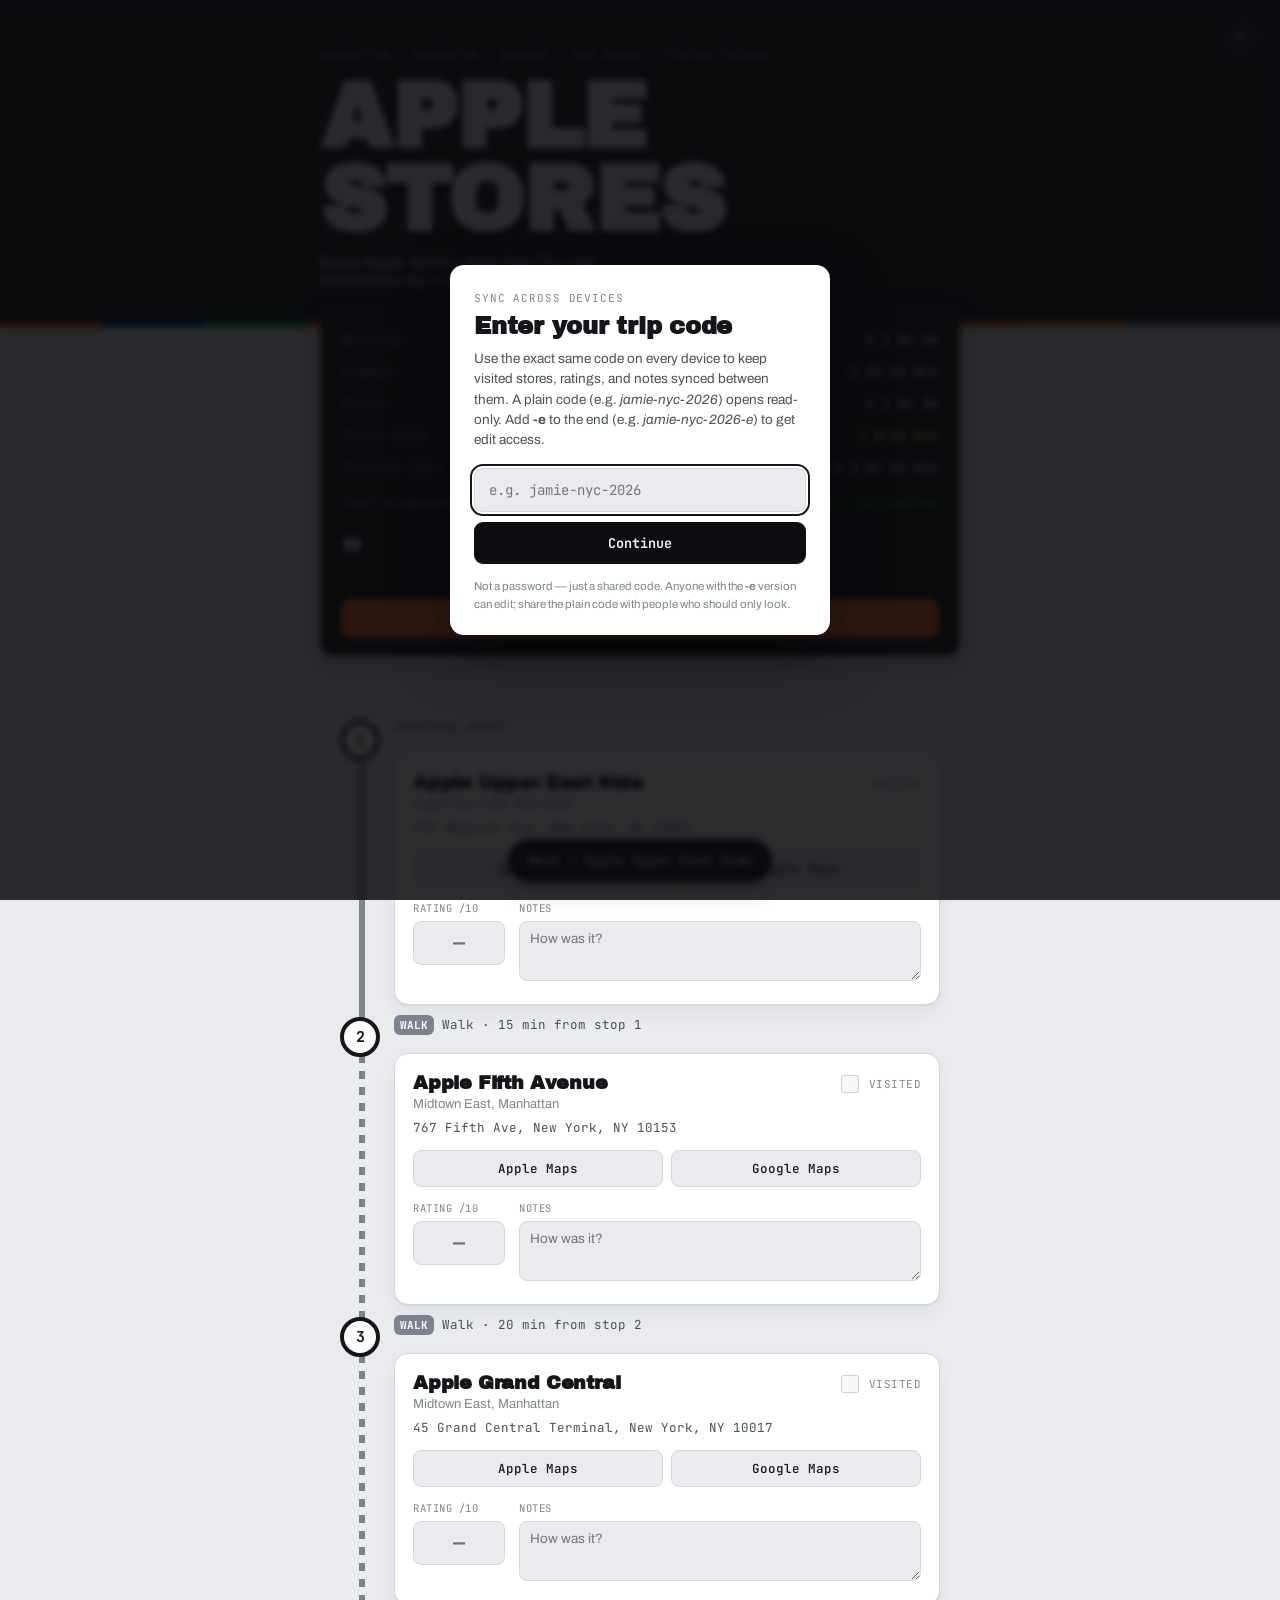
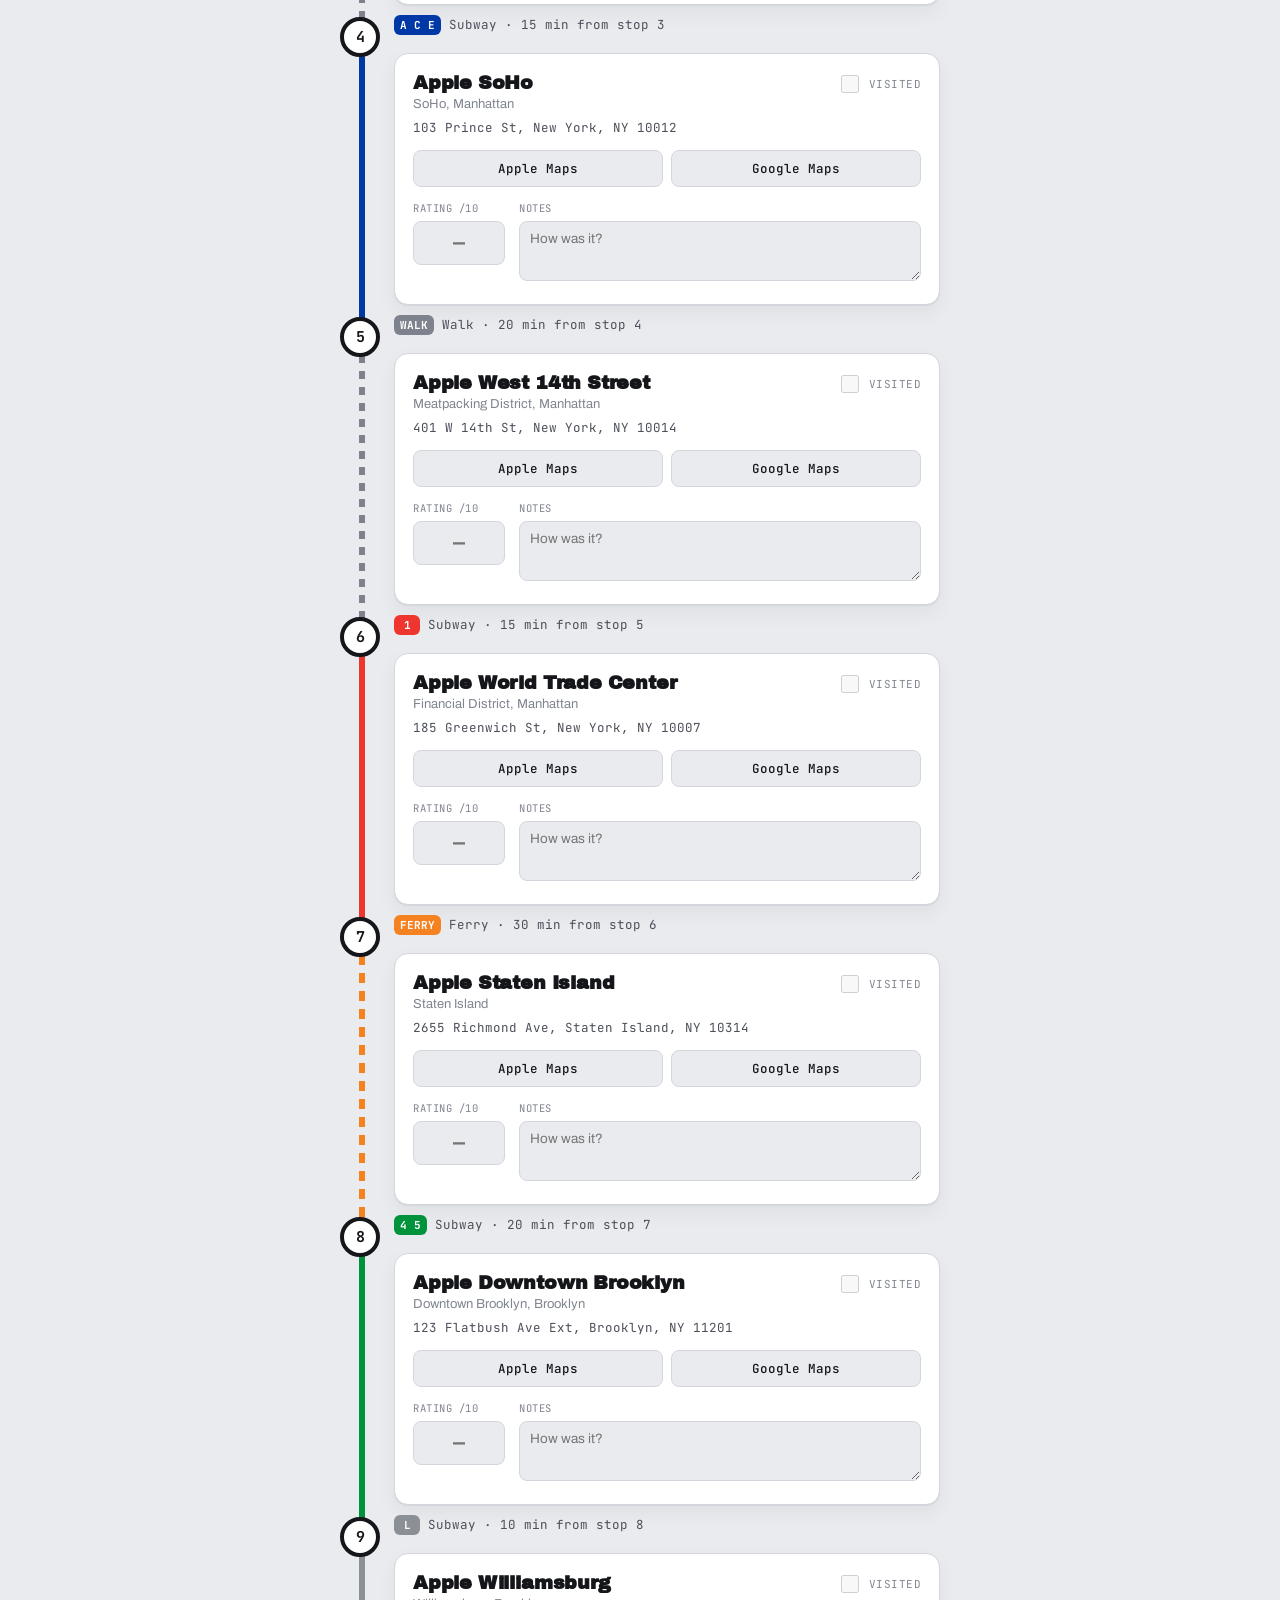
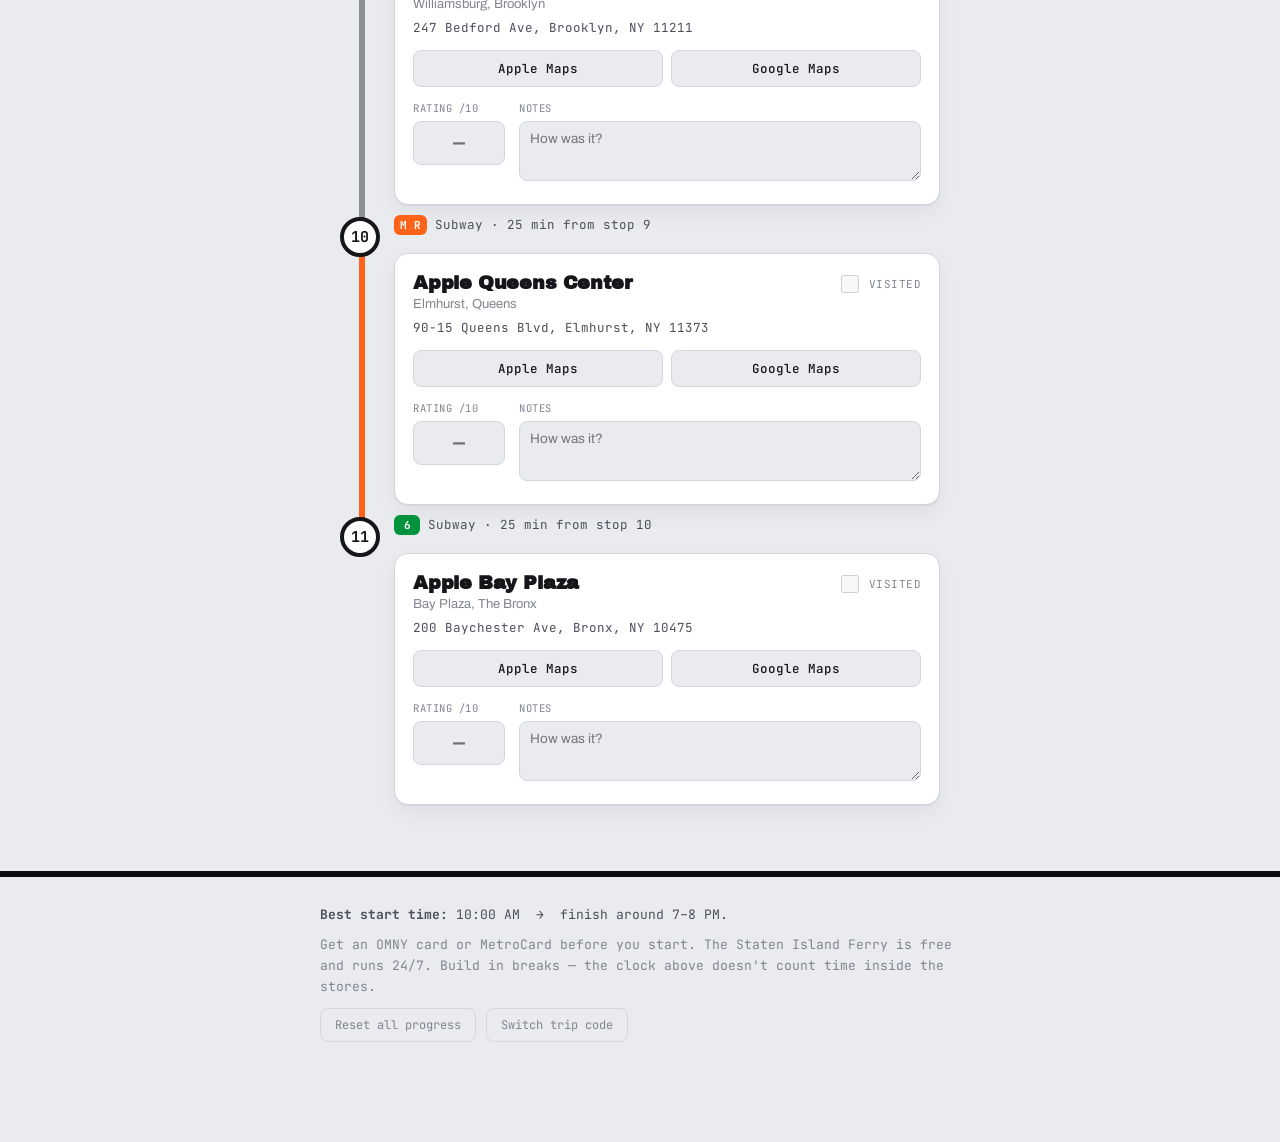
<file: index.html>
<!DOCTYPE html>
<html lang="en">
<head>
<meta charset="UTF-8">
<meta name="viewport" content="width=device-width, initial-scale=1.0">
<title>Apple Stores — NYC, No Car</title>
<meta name="description" content="A walking, subway, and ferry route to every Apple Store in New York City.">
<link rel="preconnect" href="https://fonts.googleapis.com">
<link rel="preconnect" href="https://fonts.gstatic.com" crossorigin>
<link href="https://fonts.googleapis.com/css2?family=Archivo+Black&family=Archivo:wght@500;600;700&family=JetBrains+Mono:wght@400;500;700&display=swap" rel="stylesheet">
<link rel="stylesheet" href="style.css">
<link rel="apple-touch-icon" href="apple-touch-icon.png">
<link rel="icon" type="image/png" sizes="32x32" href="favicon-32.png">
<link rel="icon" type="image/png" sizes="16x16" href="favicon-16.png">
<link rel="manifest" href="manifest.json">
<meta name="apple-mobile-web-app-capable" content="yes">
<meta name="apple-mobile-web-app-status-bar-style" content="black-translucent">
<meta name="apple-mobile-web-app-title" content="Apple Stores">
<meta name="theme-color" content="#0d0e11">
</head>
<body>

<div id="gate" class="gate">
  <div class="gate-card">
    <p class="eyebrow">Sync across devices</p>
    <h2>Enter your trip code</h2>
    <p class="gate-copy">Use the exact same code on every device to keep visited stores, ratings, and notes synced between them. A plain code (e.g. <em>jamie-nyc-2026</em>) opens read-only. Add <strong>-e</strong> to the end (e.g. <em>jamie-nyc-2026-e</em>) to get edit access.</p>
    <form id="gate-form">
      <input id="gate-input" class="gate-input" type="text" placeholder="e.g. jamie-nyc-2026" autocomplete="off" autocapitalize="off" spellcheck="false" />
      <button type="submit" class="gate-submit">Continue</button>
    </form>
    <p class="gate-note">Not a password — just a shared code. Anyone with the <strong>-e</strong> version can edit; share the plain code with people who should only look.</p>
  </div>
</div>

<header class="masthead">
  <button id="theme-toggle" class="theme-toggle" aria-label="Toggle dark mode">☾</button>
  <div class="masthead-inner">
    <p class="eyebrow">Manhattan · Brooklyn · Queens · The Bronx · Staten Island</p>
    <h1>APPLE STORES</h1>
    <p class="subhead">Every Apple Store in New York City, one continuous trip — no car, ever.</p>
  </div>
</header>

<div class="board" id="board">
  <div class="board-row">
    <span class="board-label">Walking</span>
    <span class="board-value">≈ 1 hr 40</span>
  </div>
  <div class="board-row">
    <span class="board-label">Subway</span>
    <span class="board-value">≈ 3½–4½ hrs</span>
  </div>
  <div class="board-row">
    <span class="board-label">Ferry</span>
    <span class="board-value">≈ 1 hr 30</span>
  </div>
  <div class="board-row board-row-total">
    <span class="board-label">Total time</span>
    <span class="board-value" id="total-time">≈ 8–10 hrs</span>
  </div>
  <div class="board-row">
    <span class="board-label">Transit left</span>
    <span class="board-value" id="time-remaining">≈ 3½–4½ hrs</span>
  </div>
  <div class="board-row board-row-progress">
    <span class="board-label">Your progress</span>
    <span class="board-value" id="progress-value">0 / 11 visited</span>
  </div>
  <p class="mode-badge" id="mode-badge"></p>
  <p class="sync-status" id="sync-status"></p>
  <a class="full-route-btn" id="full-route-link" href="#" target="_blank" rel="noopener">Open full route in Google Maps ↗</a>
</div>

<main class="line-wrap">
  <ol class="stops" id="stops"></ol>
</main>

<footer class="colophon">
  <div class="colophon-inner">
    <p><strong>Best start time:</strong> 10:00 AM &nbsp;→&nbsp; finish around 7–8 PM.</p>
    <p class="tips">Get an OMNY card or MetroCard before you start. The Staten Island Ferry is free and runs 24/7. Build in breaks — the clock above doesn't count time inside the stores.</p>
    <p class="reset-line">
      <button id="reset-btn" class="reset-btn">Reset all progress</button>
      <button id="switch-code-btn" class="reset-btn">Switch trip code</button>
    </p>
  </div>
</footer>

<div id="photo-toast" class="toast">📸 Don't forget to take a photo!</div>

<button id="next-stop-btn" class="next-stop-fab"></button>

<script type="module" src="script.js"></script>
</body>
</html>
</file>
<file: style.css>
/* ---------- Tokens ---------- */
:root{
  --ink: #14161a;
  --ink-soft: #4b4f58;
  --muted: #80858f;
  --paper: #e9ebef;
  --card: #ffffff;
  --line-width: 6px;
  --hairline: #d3d6dc;
  --masthead-bg: #0d0e11;
  --masthead-fg: #e9ebef;

  --walk: #7d828c;
  --ace: #0039a6;
  --line1: #ee352e;
  --line456: #00933c;
  --linel: #8b8f96;
  --linemr: #ff6319;
  --ferry: #f58220;

  --radius: 14px;
  --font-display: 'Archivo Black', 'Archivo', sans-serif;
  --font-body: 'Archivo', -apple-system, BlinkMacSystemFont, sans-serif;
  --font-mono: 'JetBrains Mono', ui-monospace, monospace;
}

body.dark-mode{
  --ink: #eef0f3;
  --ink-soft: #b7bac2;
  --muted: #868a92;
  --paper: #17181c;
  --card: #212327;
  --hairline: #34373d;
}

*{ box-sizing: border-box; }

html{ scroll-behavior: smooth; }

body{
  margin: 0;
  background: var(--paper);
  color: var(--ink);
  font-family: var(--font-body);
  -webkit-font-smoothing: antialiased;
  transition: background .2s ease, color .2s ease;
}

button{ font-family: inherit; }

/* ---------- Masthead ---------- */
.masthead{
  background: var(--masthead-bg);
  color: var(--masthead-fg);
  padding: 48px 20px 40px;
  position: relative;
  overflow: hidden;
}
.masthead::after{
  content: "";
  position: absolute;
  left: 0; right: 0; bottom: 0;
  height: var(--line-width);
  background: repeating-linear-gradient(
    90deg,
    var(--line1) 0 8%, var(--ace) 8% 16%, var(--line456) 16% 24%,
    var(--linemr) 24% 32%, var(--ferry) 32% 40%, var(--linel) 40% 48%,
    var(--line1) 48% 56%, var(--ace) 56% 64%, var(--line456) 64% 72%,
    var(--linemr) 72% 80%, var(--ferry) 80% 88%, var(--linel) 88% 100%
  );
}
.masthead-inner{ max-width: 640px; margin: 0 auto; }

.theme-toggle{
  position: absolute;
  top: 18px;
  right: 18px;
  width: 38px;
  height: 38px;
  border-radius: 50%;
  border: 1px solid #35383f;
  background: #1b1d22;
  color: var(--masthead-fg);
  font-size: 16px;
  cursor: pointer;
  z-index: 3;
  display: flex;
  align-items: center;
  justify-content: center;
}
.theme-toggle:hover{ background: #24262c; }
.eyebrow{
  font-family: var(--font-mono);
  font-size: 11px;
  letter-spacing: .08em;
  text-transform: uppercase;
  color: #9aa0ab;
  margin: 0 0 14px;
}
.masthead h1{
  font-family: var(--font-display);
  font-size: clamp(52px, 14vw, 92px);
  line-height: .9;
  letter-spacing: -.01em;
  margin: 0 0 12px;
}
.subhead{
  font-size: 16px;
  color: #c7cad1;
  max-width: 34ch;
  margin: 0;
}

/* ---------- Departure board ---------- */
.board{
  max-width: 640px;
  margin: -22px auto 0;
  background: var(--masthead-bg);
  border-radius: var(--radius);
  padding: 18px 22px;
  font-family: var(--font-mono);
  position: relative;
  z-index: 2;
  box-shadow: 0 10px 30px rgba(0,0,0,.18);
}
.board-row{
  display: flex;
  justify-content: space-between;
  align-items: baseline;
  padding: 7px 0;
  border-bottom: 1px dashed #35383f;
  color: #d6d9de;
  font-size: 13px;
}
.board-row:last-child{ border-bottom: none; }
.board-label{ color: #8d929c; letter-spacing: .03em; }
.board-value{ color: #fff; font-weight: 500; }
.board-row-total .board-value{ color: #ffd54a; font-weight: 700; }
.board-row-progress{ padding-top: 10px; border-bottom: none; }
.board-row-progress .board-value{ color: var(--line456); font-weight: 700; }

.progress-track{
  height: 8px;
  border-radius: 5px;
  background: #2a2c31;
  overflow: hidden;
  margin-top: 2px;
}
.progress-fill{
  height: 100%;
  background: var(--line456);
  border-radius: 5px;
  transition: width .35s ease;
}

.full-route-btn{
  display: block;
  text-align: center;
  text-decoration: none;
  margin-top: 14px;
  padding: 11px 12px;
  border-radius: 9px;
  background: var(--linemr);
  color: #fff;
  font-family: var(--font-mono);
  font-size: 12.5px;
  font-weight: 700;
  letter-spacing: .01em;
}
.full-route-btn:hover{ filter: brightness(1.08); }

/* ---------- Route line ---------- */
.line-wrap{
  max-width: 640px;
  margin: 0 auto;
  padding: 52px 20px 20px;
}
.stops{
  list-style: none;
  margin: 0;
  padding: 0;
  position: relative;
}

.stop{
  position: relative;
  padding-left: 54px;
}

.bullet{
  position: absolute;
  left: 0;
  top: 2px;
  width: 40px;
  height: 40px;
  border-radius: 50%;
  border: 4px solid var(--ink);
  background: var(--card);
  color: var(--ink);
  display: flex;
  align-items: center;
  justify-content: center;
  font-family: var(--font-mono);
  font-weight: 700;
  font-size: 15px;
  z-index: 2;
}
.stop.is-visited .bullet{
  background: var(--masthead-bg);
  color: var(--masthead-fg);
}

.spine{
  position: absolute;
  left: 19px;
  top: 40px;
  width: var(--line-width);
  bottom: -34px;
  background: var(--muted);
  z-index: 1;
  border-radius: 3px;
}
.spine.mode-walk{ background: repeating-linear-gradient(180deg, var(--walk) 0 8px, transparent 8px 16px); }
.spine.mode-ace{ background: var(--ace); }
.spine.mode-1{ background: var(--line1); }
.spine.mode-456{ background: var(--line456); }
.spine.mode-l{ background: var(--linel); }
.spine.mode-mr{ background: var(--linemr); }
.spine.mode-ferry{ background: repeating-linear-gradient(180deg, var(--ferry) 0 10px, transparent 10px 18px); }
.stop:last-child .spine{ display: none; }

.leg{
  display: flex;
  align-items: center;
  gap: 8px;
  margin: 10px 0 18px;
  font-family: var(--font-mono);
  font-size: 12.5px;
  color: var(--ink-soft);
}
.leg-chip{
  display: inline-flex;
  align-items: center;
  justify-content: center;
  min-width: 26px;
  height: 20px;
  padding: 0 6px;
  border-radius: 6px;
  color: #fff;
  font-weight: 700;
  font-size: 11px;
}
.leg-chip.mode-walk{ background: var(--walk); }
.leg-chip.mode-ace{ background: var(--ace); }
.leg-chip.mode-1{ background: var(--line1); }
.leg-chip.mode-456{ background: var(--line456); }
.leg-chip.mode-l{ background: var(--linel); }
.leg-chip.mode-mr{ background: var(--linemr); }
.leg-chip.mode-ferry{ background: var(--ferry); }

/* ---------- Card ---------- */
.card{
  background: var(--card);
  border-radius: var(--radius);
  padding: 18px 18px 20px;
  margin-bottom: 6px;
  box-shadow: 0 1px 0 var(--hairline), 0 8px 20px rgba(20,22,26,.05);
  border: 1px solid var(--hairline);
}
.card-top{
  display: flex;
  justify-content: space-between;
  align-items: flex-start;
  gap: 12px;
}
.card-name{
  font-family: var(--font-display);
  font-size: 19px;
  margin: 0 0 4px;
  letter-spacing: -.01em;
}
.card-meta{
  margin: 0;
  color: var(--muted);
  font-size: 13px;
}
.card-address{
  font-family: var(--font-mono);
  font-size: 12.5px;
  color: var(--ink-soft);
  margin: 8px 0 0;
}

.visited-toggle{
  display: flex;
  align-items: center;
  gap: 7px;
  font-family: var(--font-mono);
  font-size: 11px;
  text-transform: uppercase;
  letter-spacing: .04em;
  color: var(--muted);
  white-space: nowrap;
  cursor: pointer;
  user-select: none;
}
.visited-toggle input{
  width: 18px;
  height: 18px;
  accent-color: var(--line456);
  cursor: pointer;
}
.stop.is-visited .visited-toggle{ color: var(--line456); font-weight: 700; }

.card-links{
  display: flex;
  gap: 8px;
  margin-top: 14px;
}
.map-btn{
  flex: 1;
  text-align: center;
  text-decoration: none;
  font-family: var(--font-mono);
  font-size: 12.5px;
  font-weight: 500;
  color: var(--ink);
  background: var(--paper);
  border: 1px solid var(--hairline);
  border-radius: 8px;
  padding: 9px 10px;
  transition: background .15s ease;
}
.map-btn:hover{ background: #dfe2e7; }

.card-controls{
  display: flex;
  gap: 14px;
  margin-top: 14px;
  align-items: flex-start;
}
.rating-block{
  flex-shrink: 0;
  width: 92px;
}
.rating-label, .notes-label{
  display: block;
  font-family: var(--font-mono);
  font-size: 10.5px;
  text-transform: uppercase;
  letter-spacing: .05em;
  color: var(--muted);
  margin-bottom: 6px;
}
.rating-input{
  width: 100%;
  font-family: var(--font-mono);
  font-size: 20px;
  font-weight: 700;
  text-align: center;
  border: 1px solid var(--hairline);
  border-radius: 8px;
  padding: 8px 4px;
  color: var(--ink);
  background: var(--paper);
  -moz-appearance: textfield;
}
.rating-input::-webkit-outer-spin-button,
.rating-input::-webkit-inner-spin-button{
  -webkit-appearance: none;
  margin: 0;
}
.notes-block{ flex: 1; }
.notes-input{
  width: 100%;
  min-height: 60px;
  resize: vertical;
  border: 1px solid var(--hairline);
  border-radius: 8px;
  padding: 8px 10px;
  font-family: var(--font-body);
  font-size: 13.5px;
  color: var(--ink);
  background: var(--paper);
  line-height: 1.4;
}
.rating-input:focus, .notes-input:focus{
  outline: 2px solid var(--ink);
  outline-offset: 1px;
}

/* ---------- Footer ---------- */
.colophon{
  border-top: var(--line-width) solid var(--masthead-bg);
  margin-top: 40px;
  padding: 28px 20px 90px;
}

.next-stop-fab{
  position: fixed;
  left: 50%;
  bottom: 18px;
  transform: translateX(-50%);
  z-index: 10;
  max-width: calc(100% - 40px);
  white-space: nowrap;
  overflow: hidden;
  text-overflow: ellipsis;
  padding: 13px 20px;
  border: none;
  border-radius: 999px;
  background: var(--masthead-bg);
  color: var(--masthead-fg);
  font-family: var(--font-mono);
  font-size: 13px;
  font-weight: 700;
  cursor: pointer;
  box-shadow: 0 8px 24px rgba(0,0,0,.28);
  padding-bottom: calc(13px + env(safe-area-inset-bottom));
}
.next-stop-fab.is-complete{ background: var(--line456); color: #fff; cursor: default; }
.colophon-inner{
  max-width: 640px;
  margin: 0 auto;
  font-family: var(--font-mono);
  font-size: 13px;
  color: var(--ink-soft);
  line-height: 1.6;
}
.colophon-inner p{ margin: 0 0 10px; }
.tips{ color: var(--muted); }
.reset-line{ margin-top: 18px; display: flex; gap: 10px; flex-wrap: wrap; }
.reset-btn{
  background: none;
  border: 1px solid var(--hairline);
  border-radius: 8px;
  padding: 8px 14px;
  font-size: 12px;
  color: var(--muted);
  cursor: pointer;
}
.reset-btn:hover{ color: var(--ink); border-color: var(--ink); }

/* ---------- Responsive ---------- */
@media (min-width: 600px){
  .card-controls{ align-items: stretch; }
}

@media (prefers-reduced-motion: reduce){
  html{ scroll-behavior: auto; }
}

:focus-visible{ outline: 2px solid var(--ink); outline-offset: 2px; }

/* ---------- Gate ---------- */
.gate{
  position: fixed;
  inset: 0;
  z-index: 100;
  display: none;
  align-items: center;
  justify-content: center;
  padding: 20px;
  background: rgba(10, 11, 13, 0.86);
  backdrop-filter: blur(3px);
}
.gate.is-open{ display: flex; }
.gate-card{
  width: 100%;
  max-width: 380px;
  background: var(--card);
  color: var(--ink);
  border-radius: var(--radius);
  padding: 26px 24px 22px;
  box-shadow: 0 20px 60px rgba(0,0,0,.4);
}
.gate-card .eyebrow{
  font-family: var(--font-mono);
  font-size: 11px;
  letter-spacing: .08em;
  text-transform: uppercase;
  color: var(--muted);
  margin: 0 0 8px;
}
.gate-card h2{
  font-family: var(--font-display);
  font-size: 24px;
  margin: 0 0 10px;
  letter-spacing: -.01em;
}
.gate-copy{
  font-size: 13.5px;
  color: var(--ink-soft);
  line-height: 1.5;
  margin: 0 0 18px;
}
.gate-input{
  width: 100%;
  padding: 12px 14px;
  border-radius: 9px;
  border: 1px solid var(--hairline);
  background: var(--paper);
  color: var(--ink);
  font-family: var(--font-mono);
  font-size: 14px;
  margin-bottom: 10px;
}
.gate-submit{
  width: 100%;
  padding: 12px 14px;
  border-radius: 9px;
  border: none;
  background: var(--masthead-bg);
  color: var(--masthead-fg);
  font-family: var(--font-mono);
  font-weight: 700;
  font-size: 13.5px;
  cursor: pointer;
}
.gate-submit:hover{ filter: brightness(1.15); }
.gate-note{
  font-size: 11.5px;
  color: var(--muted);
  line-height: 1.5;
  margin: 14px 0 0;
}

/* ---------- Sync status ---------- */
.sync-status{
  font-family: var(--font-mono);
  font-size: 11px;
  color: #6d7280;
  text-align: right;
  margin: 6px 0 8px;
  min-height: 14px;
}

/* ---------- Side progress bar ---------- */
.side-progress{
  position: fixed;
  left: 0;
  top: 0;
  bottom: 0;
  width: 5px;
  background: var(--hairline);
  z-index: 5;
}
.side-progress-fill{
  position: absolute;
  left: 0;
  top: 0;
  width: 100%;
  height: 0%;
  background: var(--line456);
  transition: height .35s ease;
}

/* ---------- Photo reminder toast ---------- */
.toast{
  position: fixed;
  left: 50%;
  bottom: 84px;
  transform: translateX(-50%) translateY(8px);
  z-index: 11;
  background: var(--card);
  color: var(--ink);
  border: 1px solid var(--hairline);
  border-radius: 999px;
  padding: 10px 18px;
  font-family: var(--font-mono);
  font-size: 13px;
  font-weight: 600;
  box-shadow: 0 10px 28px rgba(0,0,0,.18);
  opacity: 0;
  pointer-events: none;
  transition: opacity .25s ease, transform .25s ease;
  white-space: nowrap;
}
.toast.is-visible{
  opacity: 1;
  transform: translateX(-50%) translateY(0);
}
</file>
